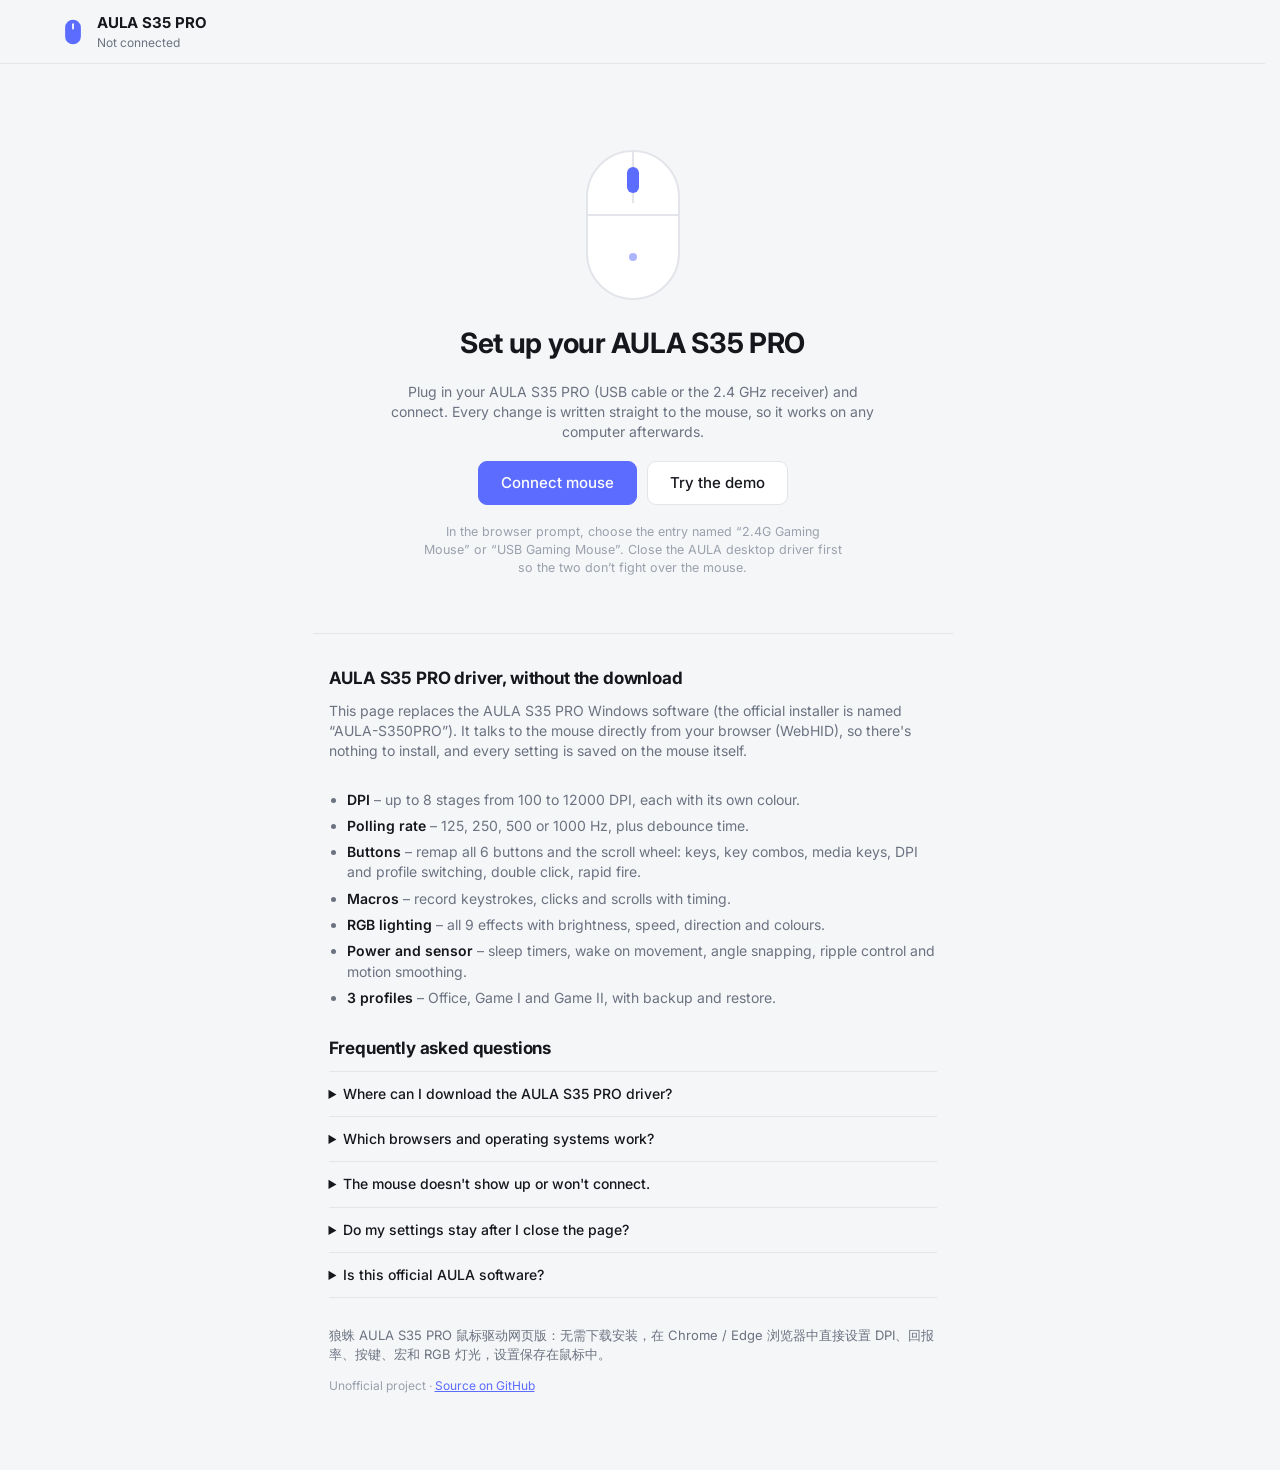
<file: index.html>
<!doctype html>
<html lang="en">
<head>
  <meta charset="utf-8">
  <meta name="viewport" content="width=device-width, initial-scale=1">
  <title>AULA S35 PRO Driver Online – DPI, RGB &amp; Macros (Unofficial)</title>
  <meta name="description" content="Set up the AULA S35 PRO gaming mouse in your browser, no download needed. Change DPI, polling rate, buttons, macros and RGB lighting over the 2.4G receiver or USB cable.">
  <meta name="keywords" content="AULA S35 PRO driver, AULA S35 PRO software, AULA S35 PRO macro, AULA S350 PRO driver, AULA-S350PRO, AULA mouse driver, 狼蛛 S35 PRO 驱动, WebHID mouse software">
  <link rel="canonical" href="https://sahajjain01.github.io/aula-s35pro-web/">
  <meta name="robots" content="index, follow">
  <meta name="theme-color" content="#5b6cff">
  <meta property="og:type" content="website">
  <meta property="og:site_name" content="AULA S35 PRO Web Driver">
  <meta property="og:title" content="AULA S35 PRO Driver Online – no download needed">
  <meta property="og:description" content="Change DPI, polling rate, buttons, macros and RGB lighting of the AULA S35 PRO right in Chrome or Edge.">
  <meta property="og:url" content="https://sahajjain01.github.io/aula-s35pro-web/">
  <meta property="og:image" content="https://sahajjain01.github.io/aula-s35pro-web/og-image.png">
  <meta property="og:image:width" content="1200">
  <meta property="og:image:height" content="630">
  <meta name="twitter:card" content="summary_large_image">
  <meta name="twitter:title" content="AULA S35 PRO Driver Online – no download needed">
  <meta name="twitter:description" content="Change DPI, polling rate, buttons, macros and RGB lighting of the AULA S35 PRO right in Chrome or Edge.">
  <meta name="twitter:image" content="https://sahajjain01.github.io/aula-s35pro-web/og-image.png">
  <script type="application/ld+json">
  {
    "@context": "https://schema.org",
    "@graph": [
      {
        "@type": "SoftwareApplication",
        "name": "AULA S35 PRO Web Driver",
        "alternateName": ["AULA S35 PRO software", "AULA S350 PRO driver", "狼蛛 S35 PRO 驱动"],
        "url": "https://sahajjain01.github.io/aula-s35pro-web/",
        "applicationCategory": "UtilitiesApplication",
        "operatingSystem": "Windows, macOS, Linux, ChromeOS (Chrome, Edge or Opera)",
        "description": "Unofficial browser-based configuration tool for the AULA S35 PRO gaming mouse: DPI stages, polling rate, button remapping, macros, RGB lighting and power settings.",
        "offers": { "@type": "Offer", "price": "0", "priceCurrency": "USD" },
        "image": "https://sahajjain01.github.io/aula-s35pro-web/og-image.png"
      },
      {
        "@type": "FAQPage",
        "mainEntity": [
          { "@type": "Question", "name": "Where can I download the AULA S35 PRO driver?",
            "acceptedAnswer": { "@type": "Answer", "text": "You don't need to download anything. Open this page in Chrome, Edge or Opera, plug in the mouse or its 2.4G receiver, click Connect mouse and change your settings. They are saved on the mouse itself." } },
          { "@type": "Question", "name": "Which browsers and operating systems work?",
            "acceptedAnswer": { "@type": "Answer", "text": "Any desktop browser with WebHID: Chrome, Edge or Opera on Windows, macOS, Linux or ChromeOS. Firefox and Safari don't support WebHID." } },
          { "@type": "Question", "name": "Is this the official AULA software?",
            "acceptedAnswer": { "@type": "Answer", "text": "No. It is an independent, open-source tool that speaks the same protocol as the official Windows driver. It is not affiliated with AULA." } },
          { "@type": "Question", "name": "Do my settings stay after I close the page?",
            "acceptedAnswer": { "@type": "Answer", "text": "Yes. Every change is written to the mouse's own memory, so it keeps working on any computer without this page or any driver." } }
        ]
      }
    ]
  }
  </script>
  <link rel="icon" href="data:image/svg+xml,%3Csvg xmlns='http://www.w3.org/2000/svg' viewBox='0 0 32 32'%3E%3Crect x='7' y='2' width='18' height='28' rx='9' fill='%235b6cff'/%3E%3Crect x='15' y='6' width='2' height='7' rx='1' fill='white'/%3E%3C/svg%3E">
  <link rel="preconnect" href="https://fonts.googleapis.com">
  <link rel="preconnect" href="https://fonts.gstatic.com" crossorigin>
  <link href="https://fonts.googleapis.com/css2?family=Inter:wght@400;500;600;700&display=swap" rel="stylesheet">
  <link rel="stylesheet" href="css/styles.css">
</head>
<body>
  <header class="topbar">
    <div class="brand">
      <svg viewBox="0 0 32 32" aria-hidden="true"><rect x="7" y="2" width="18" height="28" rx="9" /><rect class="wheel" x="15" y="6" width="2" height="7" rx="1" /></svg>
      <div>
        <div class="brand-name">AULA S35 PRO</div>
        <div class="brand-sub" id="device-sub">Not connected</div>
      </div>
    </div>
    <div class="profiles" id="profiles" hidden></div>
    <div class="top-actions">
      <span class="save-state" id="save-state"></span>
      <button class="btn ghost" id="btn-disconnect" hidden>Disconnect</button>
    </div>
  </header>

  <main id="app"></main>

  <section class="about" id="about">
    <h2>AULA S35 PRO driver, without the download</h2>
    <p>This page replaces the AULA S35 PRO Windows software (the official installer is named “AULA-S350PRO”).
      It talks to the mouse directly from your browser (WebHID), so there's nothing to install, and every setting is
      saved on the mouse itself.</p>
    <ul class="about-list">
      <li><b>DPI</b> – up to 8 stages from 100 to 12000 DPI, each with its own colour.</li>
      <li><b>Polling rate</b> – 125, 250, 500 or 1000 Hz, plus debounce time.</li>
      <li><b>Buttons</b> – remap all 6 buttons and the scroll wheel: keys, key combos, media keys, DPI and profile switching, double click, rapid fire.</li>
      <li><b>Macros</b> – record keystrokes, clicks and scrolls with timing.</li>
      <li><b>RGB lighting</b> – all 9 effects with brightness, speed, direction and colours.</li>
      <li><b>Power and sensor</b> – sleep timers, wake on movement, angle snapping, ripple control and motion smoothing.</li>
      <li><b>3 profiles</b> – Office, Game I and Game II, with backup and restore.</li>
    </ul>

    <h2>Frequently asked questions</h2>
    <details>
      <summary>Where can I download the AULA S35 PRO driver?</summary>
      <p>You don't need to. Open this page in Chrome, Edge or Opera, plug in the mouse (USB cable or 2.4G receiver),
        click <b>Connect mouse</b> and choose “2.4G Gaming Mouse” or “USB Gaming Mouse”.</p>
    </details>
    <details>
      <summary>Which browsers and operating systems work?</summary>
      <p>Any desktop browser with WebHID: Chrome, Edge or Opera on Windows, macOS, Linux or ChromeOS.
        Firefox and Safari don't support it.</p>
    </details>
    <details>
      <summary>The mouse doesn't show up or won't connect.</summary>
      <p>Close the official AULA software first. On the 2.4G receiver, click a mouse button to wake it, then connect again.
        On Linux you may need a udev rule that gives your user access to hidraw devices.</p>
    </details>
    <details>
      <summary>Do my settings stay after I close the page?</summary>
      <p>Yes. Changes are written to the mouse's memory, so they work on any computer without this page.</p>
    </details>
    <details>
      <summary>Is this official AULA software?</summary>
      <p>No. It's an independent, <a href="https://github.com/SahajJain01/aula-s35pro-web">open-source</a> tool that uses the
        same protocol as the official Windows driver. It is not affiliated with or endorsed by AULA.</p>
    </details>

    <p class="about-zh" lang="zh-CN">狼蛛 AULA S35 PRO 鼠标驱动网页版：无需下载安装，在 Chrome / Edge 浏览器中直接设置 DPI、回报率、按键、宏和 RGB 灯光，设置保存在鼠标中。</p>
    <p class="about-foot">Unofficial project · <a href="https://github.com/SahajJain01/aula-s35pro-web">Source on GitHub</a></p>
  </section>

  <div class="toast-host" id="toasts" aria-live="polite"></div>
  <div class="modal-host" id="modal"></div>

  <script type="module" src="js/app.js"></script>
</body>
</html>
</file>
<file: css/styles.css>
:root {
  --bg: #f5f6f8;
  --surface: #ffffff;
  --surface-2: #f0f1f4;
  --border: #e3e5ea;
  --text: #15171c;
  --muted: #6b7280;
  --faint: #9aa1ad;
  --accent: #5b6cff;
  --accent-soft: #eceeff;
  --accent-text: #ffffff;
  --danger: #e5484d;
  --ok: #22a06b;
  --warn: #c98a00;
  --shadow: 0 1px 2px rgba(16, 24, 40, .05), 0 1px 3px rgba(16, 24, 40, .06);
  --shadow-lg: 0 20px 40px -12px rgba(16, 24, 40, .25);
  --radius: 14px;
  --radius-sm: 9px;
  color-scheme: light;
}
@media (prefers-color-scheme: dark) {
  :root:not([data-theme="light"]) {
    --bg: #0e0f12;
    --surface: #17191e;
    --surface-2: #1f2228;
    --border: #2a2e36;
    --text: #eceef2;
    --muted: #9aa1ad;
    --faint: #6b7280;
    --accent: #7b88ff;
    --accent-soft: #252a4d;
    --accent-text: #0e0f12;
    --shadow: none;
    --shadow-lg: 0 20px 40px -12px rgba(0, 0, 0, .6);
    color-scheme: dark;
  }
}
:root[data-theme="dark"] {
  --bg: #0e0f12; --surface: #17191e; --surface-2: #1f2228; --border: #2a2e36; --text: #eceef2;
  --muted: #9aa1ad; --faint: #6b7280; --accent: #7b88ff; --accent-soft: #252a4d; --accent-text: #0e0f12;
  --shadow: none; --shadow-lg: 0 20px 40px -12px rgba(0, 0, 0, .6); color-scheme: dark;
}

* { box-sizing: border-box; }
html, body { margin: 0; }
/* Reserve the scrollbar's space so the layout doesn't jump when a page becomes scrollable. */
html { scrollbar-gutter: stable; overflow-y: auto; }
body {
  background: var(--bg);
  color: var(--text);
  font: 14px/1.45 Inter, ui-sans-serif, system-ui, -apple-system, "Segoe UI", sans-serif;
  -webkit-font-smoothing: antialiased;
  min-height: 100vh;
}
button, input, select { font: inherit; color: inherit; }
h1, h2, h3 { margin: 0; letter-spacing: -.01em; }
[hidden] { display: none !important; }

/* ---------- top bar ---------- */
.topbar {
  position: sticky; top: 0; z-index: 10;
  display: flex; align-items: center; gap: 16px;
  padding: 12px max(16px, calc((100% - 1180px) / 2 + 16px));
  background: color-mix(in srgb, var(--bg) 85%, transparent);
  backdrop-filter: blur(12px);
  border-bottom: 1px solid var(--border);
}
.brand { display: flex; align-items: center; gap: 10px; min-width: 0; }
.brand svg { width: 28px; height: 28px; flex: none; }
.brand svg rect { fill: var(--accent); }
.brand svg .wheel { fill: var(--surface); }
.brand-name { font-weight: 700; font-size: 15px; }
.brand-sub { color: var(--muted); font-size: 12px; white-space: nowrap; overflow: hidden; text-overflow: ellipsis; }
.top-actions { margin-left: auto; display: flex; align-items: center; gap: 10px; }
.save-state { color: var(--muted); font-size: 12px; display: flex; align-items: center; gap: 6px; }
.save-state::before { content: ""; width: 7px; height: 7px; border-radius: 50%; background: var(--ok); opacity: 0; transition: opacity .2s; }
.save-state.busy::before { background: var(--warn); opacity: 1; }
.save-state.ok::before { opacity: 1; }

/* ---------- controls ---------- */
.btn {
  display: inline-flex; align-items: center; justify-content: center; gap: 8px;
  height: 36px; padding: 0 14px; border-radius: var(--radius-sm);
  border: 1px solid var(--border); background: var(--surface); cursor: pointer;
  font-weight: 500; white-space: nowrap; transition: background .15s, border-color .15s, transform .05s;
}
.btn:hover { background: var(--surface-2); }
.btn:active { transform: translateY(1px); }
.btn.primary { background: var(--accent); border-color: var(--accent); color: var(--accent-text); }
.btn.primary:hover { filter: brightness(1.05); }
.btn.ghost { background: transparent; border-color: transparent; color: var(--muted); }
.btn.ghost:hover { color: var(--text); background: var(--surface-2); }
.btn.danger { color: var(--danger); }
.btn.lg { height: 44px; padding: 0 22px; font-size: 15px; }
.btn.sm { height: 30px; padding: 0 10px; font-size: 13px; }
.btn:disabled { opacity: .5; cursor: default; }
.icon-btn { width: 30px; height: 30px; padding: 0; border-radius: 8px; border: 0; background: transparent; color: var(--muted); cursor: pointer; display: inline-grid; place-items: center; }
.icon-btn:hover { background: var(--surface-2); color: var(--text); }

.seg {
  display: inline-flex; padding: 3px; gap: 2px; border-radius: 11px;
  background: var(--surface-2); border: 1px solid var(--border);
}
.seg button {
  border: 0; background: transparent; height: 30px; padding: 0 12px; border-radius: 8px;
  color: var(--muted); font-weight: 500; cursor: pointer; white-space: nowrap;
}
.seg button:hover { color: var(--text); }
.seg button.on { background: var(--surface); color: var(--text); box-shadow: var(--shadow); }
:root[data-theme="dark"] .seg button.on, .seg button.on { outline: 1px solid var(--border); }

.switch { position: relative; width: 38px; height: 22px; flex: none; }
.switch input { position: absolute; inset: 0; opacity: 0; margin: 0; cursor: pointer; z-index: 1; }
.switch span { position: absolute; inset: 0; border-radius: 22px; background: var(--border); transition: background .15s; }
.switch span::after { content: ""; position: absolute; top: 3px; left: 3px; width: 16px; height: 16px; border-radius: 50%; background: #fff; transition: transform .15s; box-shadow: 0 1px 2px rgba(0,0,0,.2); }
.switch input:checked + span { background: var(--accent); }
.switch input:checked + span::after { transform: translateX(16px); }
.switch input:focus-visible + span { outline: 2px solid var(--accent); outline-offset: 2px; }

input[type="range"] { width: 100%; accent-color: var(--accent); height: 22px; margin: 0; }
input[type="number"], input[type="text"], select {
  height: 36px; padding: 0 10px; border-radius: var(--radius-sm); border: 1px solid var(--border);
  background: var(--surface); min-width: 0;
}
input:focus-visible, select:focus-visible, button:focus-visible { outline: 2px solid var(--accent); outline-offset: 1px; }

.swatch { position: relative; width: 32px; height: 32px; border-radius: 9px; border: 1px solid var(--border); overflow: hidden; flex: none; cursor: pointer; }
.swatch input { position: absolute; inset: -8px; width: calc(100% + 16px); height: calc(100% + 16px); border: 0; padding: 0; cursor: pointer; }
.swatch.off { opacity: .35; }

/* ---------- layout ---------- */
.shell {
  display: grid; grid-template-columns: 200px 1fr; gap: 24px;
  max-width: 1180px; margin: 0 auto; padding: 24px 16px 64px;
}
.nav { position: sticky; top: 84px; align-self: start; display: flex; flex-direction: column; gap: 2px; }
.nav button {
  display: flex; align-items: center; gap: 10px; height: 38px; padding: 0 12px; border-radius: 10px;
  border: 0; background: transparent; color: var(--muted); font-weight: 500; cursor: pointer; text-align: left;
}
.nav button svg { width: 18px; height: 18px; flex: none; }
.nav button:hover { color: var(--text); background: var(--surface-2); }
.nav button.on { color: var(--text); background: var(--surface); box-shadow: var(--shadow); outline: 1px solid var(--border); }
.nav .live { margin-top: 18px; padding: 12px; border-radius: 12px; border: 1px dashed var(--border); color: var(--muted); font-size: 12px; display: grid; gap: 6px; }
.nav .live b { color: var(--text); font-weight: 600; }

.page { display: grid; gap: 16px; min-width: 0; }
.page-head { display: flex; align-items: flex-end; justify-content: space-between; gap: 12px; flex-wrap: wrap; }
.page-head h1 { font-size: 22px; font-weight: 700; }
.page-head p { margin: 4px 0 0; color: var(--muted); }
.card { background: var(--surface); border: 1px solid var(--border); border-radius: var(--radius); box-shadow: var(--shadow); padding: 18px; min-width: 0; }
.card h2 { font-size: 14px; font-weight: 600; margin-bottom: 4px; }
.card .hint { color: var(--muted); font-size: 13px; margin: 0 0 12px; }
.grid-2 { display: grid; grid-template-columns: 1fr 1fr; gap: 16px; }
.row { display: flex; align-items: center; gap: 12px; }
.setting { display: flex; align-items: center; justify-content: space-between; gap: 16px; padding: 12px 0; border-top: 1px solid var(--border); }
.setting:first-of-type { border-top: 0; }
.setting .label { min-width: 0; }
.setting .label b { display: block; font-weight: 500; }
.setting .label span { color: var(--muted); font-size: 12.5px; }
.slider-row { display: grid; grid-template-columns: 1fr 64px; align-items: center; gap: 12px; width: min(320px, 50vw); }
.slider-row output { text-align: right; font-variant-numeric: tabular-nums; color: var(--muted); }

/* ---------- connect screen ---------- */
.connect { max-width: 520px; margin: 9vh auto 0; padding: 0 16px; text-align: center; display: grid; gap: 18px; justify-items: center; }
.connect .hero { width: 120px; height: 160px; }
.connect h1 { font-size: 28px; font-weight: 700; }
.connect p { color: var(--muted); margin: 0; }
.connect .actions { display: flex; gap: 10px; flex-wrap: wrap; justify-content: center; }
.connect .note { font-size: 12.5px; color: var(--faint); max-width: 420px; }
.alert { padding: 12px 14px; border-radius: 12px; background: color-mix(in srgb, var(--warn) 12%, var(--surface)); border: 1px solid color-mix(in srgb, var(--warn) 35%, var(--border)); color: var(--text); font-size: 13px; text-align: left; }
.alert.err { background: color-mix(in srgb, var(--danger) 10%, var(--surface)); border-color: color-mix(in srgb, var(--danger) 35%, var(--border)); }
.progress { width: 240px; height: 4px; border-radius: 4px; background: var(--surface-2); overflow: hidden; }
.progress i { display: block; height: 100%; background: var(--accent); width: 0; transition: width .2s; }

/* ---------- buttons page ---------- */
/* Both cards stretch to the same height; the figure and the list centre within them. */
.buttons-layout { display: grid; grid-template-columns: 300px 1fr; gap: 16px; align-items: stretch; }
.buttons-layout > .card:first-child { display: grid; place-items: center; }
.mouse-figure { display: grid; place-items: center; padding: 8px 0; width: 100%; }
.mouse-figure svg { width: 100%; max-width: 260px; height: auto; }
.mouse-figure .body { fill: var(--surface-2); stroke: var(--border); stroke-width: 2; }
.mouse-figure .part { fill: var(--surface); stroke: var(--border); stroke-width: 2; cursor: pointer; transition: fill .15s; }
.mouse-figure .part:hover, .mouse-figure .part.hl { fill: var(--accent-soft); stroke: var(--accent); }
.mouse-figure .part.pressed { fill: var(--accent); stroke: var(--accent); }
.mouse-figure .tag { fill: var(--muted); font-size: 12px; font-weight: 600; pointer-events: none; }
.bind-list { display: grid; gap: 0; padding: 6px 12px 6px 18px; align-content: center; }
.bind { display: grid; grid-template-columns: 1fr 30px; align-items: center; gap: 6px; border-top: 1px solid var(--border); }
.bind:first-child { border-top: 0; }
.bind-main {
  display: grid; grid-template-columns: 26px 1fr auto 18px; align-items: center; gap: 12px;
  padding: 12px 0; border: 0; background: transparent; cursor: pointer; text-align: left; min-width: 0;
}
.bind-main:hover .bind-value { color: var(--accent); }
.bind-reset:disabled { opacity: 0; pointer-events: none; }
.page-head .btn svg, .modal-foot .btn svg { flex: none; }
.bind .num { width: 26px; height: 26px; border-radius: 8px; display: grid; place-items: center; background: var(--surface-2); color: var(--muted); font-size: 12px; font-weight: 600; }
.bind.hl .num, .bind.pressed .num { background: var(--accent); color: var(--accent-text); }
.bind-name { font-weight: 500; }
.bind-value { color: var(--muted); text-align: right; transition: color .15s; }
.bind-value small { display: block; font-size: 11.5px; color: var(--faint); }
.chev { color: var(--faint); }

/* ---------- picker modal ---------- */
.modal-host:empty { display: none; }
.modal-host { position: fixed; inset: 0; z-index: 50; display: grid; place-items: center; padding: 16px; background: rgba(10, 12, 16, .45); animation: fade .15s; }
.modal { width: min(720px, 100%); max-height: min(640px, calc(100vh - 32px)); display: grid; grid-template-rows: auto 1fr auto; background: var(--surface); border-radius: 18px; border: 1px solid var(--border); box-shadow: var(--shadow-lg); overflow: hidden; animation: pop .18s; }
.modal-head { display: flex; align-items: center; gap: 12px; padding: 16px 18px; border-bottom: 1px solid var(--border); }
.modal-head h3 { font-size: 16px; }
.modal-head .icon-btn { margin-left: auto; }
.modal-body { display: grid; grid-template-columns: 170px 1fr; min-height: 0; }
.modal-foot { display: flex; justify-content: flex-end; gap: 8px; padding: 12px 18px; border-top: 1px solid var(--border); }
.cats { border-right: 1px solid var(--border); padding: 10px; display: flex; flex-direction: column; gap: 2px; overflow: auto; }
.cats button { text-align: left; height: 34px; padding: 0 10px; border: 0; border-radius: 8px; background: transparent; color: var(--muted); cursor: pointer; font-weight: 500; }
.cats button:hover { background: var(--surface-2); color: var(--text); }
.cats button.on { background: var(--accent-soft); color: var(--accent); }
.choices { padding: 14px; overflow: auto; display: grid; gap: 8px; align-content: start; grid-template-columns: repeat(auto-fill, minmax(150px, 1fr)); }
.choices .full { grid-column: 1 / -1; }
.choice { min-height: 44px; padding: 8px 12px; border-radius: 10px; border: 1px solid var(--border); background: var(--surface); cursor: pointer; text-align: left; font-weight: 500; }
.choice:hover { border-color: var(--accent); }
.choice.on { border-color: var(--accent); background: var(--accent-soft); color: var(--accent); }
.keycap-capture { grid-column: 1 / -1; display: grid; place-items: center; gap: 6px; min-height: 120px; border: 1.5px dashed var(--border); border-radius: 12px; color: var(--muted); cursor: pointer; text-align: center; padding: 12px; }
.keycap-capture:focus { outline: none; border-color: var(--accent); color: var(--text); background: var(--accent-soft); }
.keycap-capture .combo { font-size: 20px; font-weight: 600; color: var(--text); }
.kbd { display: inline-block; padding: 2px 8px; border-radius: 6px; border: 1px solid var(--border); border-bottom-width: 2px; background: var(--surface-2); font-size: 12px; font-weight: 600; color: var(--text); }

/* ---------- DPI page ---------- */
.stages { display: grid; grid-template-columns: repeat(8, minmax(0, 1fr)); gap: 8px; }
.stage {
  position: relative; display: grid; gap: 6px; justify-items: center; padding: 14px 6px 12px; border-radius: 12px;
  border: 1px solid var(--border); background: var(--surface); cursor: pointer; transition: border-color .15s, opacity .15s;
}
.stage:hover { border-color: var(--faint); }
.stage.sel { border-color: var(--accent); box-shadow: 0 0 0 3px var(--accent-soft); }
.stage.off { opacity: .45; }
.stage .dot { width: 12px; height: 12px; border-radius: 50%; box-shadow: 0 0 0 3px color-mix(in srgb, currentColor 18%, transparent); }
.stage .val { font-size: 15px; font-weight: 700; font-variant-numeric: tabular-nums; }
.stage .idx { font-size: 11px; color: var(--muted); }
.stage .active-badge { position: absolute; top: -8px; left: 50%; transform: translateX(-50%); font-size: 10px; font-weight: 600; padding: 1px 7px; border-radius: 20px; background: var(--accent); color: var(--accent-text); }
.dpi-editor { display: grid; grid-template-columns: 1fr auto; gap: 18px 24px; align-items: center; }
.dpi-big { font-size: 40px; font-weight: 700; letter-spacing: -.02em; font-variant-numeric: tabular-nums; display: flex; align-items: baseline; gap: 8px; }
.dpi-big small { font-size: 14px; color: var(--muted); font-weight: 500; }
.dpi-editor .controls { display: flex; align-items: center; gap: 10px; flex-wrap: wrap; justify-content: flex-end; }
.dpi-editor .range { grid-column: 1 / -1; display: grid; gap: 4px; }
.dpi-editor .ticks { display: flex; justify-content: space-between; color: var(--faint); font-size: 11px; }
.presets { display: flex; gap: 6px; flex-wrap: wrap; }

/* ---------- lighting ---------- */
.modes { display: grid; grid-template-columns: repeat(auto-fill, minmax(120px, 1fr)); gap: 10px; }
.mode { display: grid; gap: 10px; padding: 10px; border-radius: 12px; border: 1px solid var(--border); background: var(--surface); cursor: pointer; text-align: left; font-weight: 500; }
.mode:hover { border-color: var(--faint); }
.mode.on { border-color: var(--accent); box-shadow: 0 0 0 3px var(--accent-soft); }
.mode .pv { height: 46px; border-radius: 8px; background: var(--surface-2); overflow: hidden; position: relative; }
.pv.constant { background: var(--c0, #ff05b8); }
.pv.flow { background: linear-gradient(90deg, #ff3b30, #ff9500, #ffcc00, #34c759, #00c7be, #5856d6, #ff2d55, #ff3b30); background-size: 200% 100%; animation: flow 3s linear infinite; }
.pv.mono { background: linear-gradient(90deg, transparent, var(--c0, #5b6cff), transparent); background-size: 200% 100%; animation: flow 2.4s linear infinite; }
.pv.dpibreath { background: var(--accent); animation: breath 2.4s ease-in-out infinite; }
.pv.breath { animation: cycle 6s linear infinite, breath 2s ease-in-out infinite; }
.pv.enraptured { background: conic-gradient(from 0deg, #ff3b30, #ffcc00, #34c759, #00c7be, #5856d6, #ff2d55, #ff3b30); animation: spin 4s linear infinite; }
.pv.neon { animation: cycle 4s linear infinite; }
.pv.ambi { background: linear-gradient(90deg, #ff9500, #ff2d55, #5856d6); background-size: 300% 100%; animation: flow 6s ease-in-out infinite alternate; }
.pv.off { background: repeating-linear-gradient(45deg, var(--surface-2), var(--surface-2) 6px, var(--surface) 6px, var(--surface) 12px); }
@keyframes flow { to { background-position: -200% 0; } }
@keyframes breath { 0%, 100% { opacity: .25; } 50% { opacity: 1; } }
@keyframes cycle { 0% { background: #ff3b30; } 25% { background: #34c759; } 50% { background: #00a3ff; } 75% { background: #ffcc00; } 100% { background: #ff3b30; } }
@keyframes spin { to { filter: hue-rotate(360deg); } }
@media (prefers-reduced-motion: reduce) { .pv { animation: none !important; } }
.colors { display: flex; gap: 10px; flex-wrap: wrap; }
.color-item { display: grid; gap: 6px; justify-items: center; }
.color-item label { font-size: 11px; color: var(--muted); display: flex; align-items: center; gap: 4px; cursor: pointer; }
.color-item input[type="checkbox"] { accent-color: var(--accent); margin: 0; }

/* ---------- macros ---------- */
.macro-layout { display: grid; grid-template-columns: 240px 1fr; gap: 16px; align-items: start; }
.macro-lib { padding: 10px; display: grid; gap: 4px; }
.macro-lib .item { display: flex; align-items: center; gap: 8px; height: 38px; padding: 0 10px; border-radius: 9px; border: 0; background: transparent; cursor: pointer; text-align: left; color: var(--text); }
.macro-lib .item:hover { background: var(--surface-2); }
.macro-lib .item.on { background: var(--accent-soft); color: var(--accent); font-weight: 500; }
.macro-lib .item span { flex: 1; overflow: hidden; text-overflow: ellipsis; white-space: nowrap; }
.macro-lib .empty { color: var(--muted); font-size: 13px; padding: 8px 10px; }
.events { display: grid; gap: 4px; max-height: 360px; overflow: auto; padding: 2px; }
.event { display: grid; grid-template-columns: 28px 1fr 120px 30px; align-items: center; gap: 10px; padding: 6px 8px; border-radius: 9px; background: var(--surface-2); }
.event .ico { width: 28px; height: 28px; border-radius: 7px; display: grid; place-items: center; background: var(--surface); font-size: 12px; font-weight: 700; color: var(--muted); }
.event.down .ico { color: var(--accent); }
.event .delay { display: flex; align-items: center; gap: 6px; color: var(--muted); font-size: 12px; }
.event .delay input { width: 72px; height: 30px; }
.toolbar { display: flex; gap: 8px; flex-wrap: wrap; align-items: center; }
.meter { display: flex; align-items: center; gap: 10px; color: var(--muted); font-size: 12px; }
.meter .bar { width: 120px; height: 4px; border-radius: 4px; background: var(--surface-2); overflow: hidden; }
.meter .bar i { display: block; height: 100%; background: var(--accent); }
.meter.over .bar i { background: var(--danger); }
.recording { animation: blink 1s infinite; }
@keyframes blink { 50% { opacity: .5; } }
.record-pad { border: 1.5px dashed var(--accent); border-radius: 12px; padding: 18px; text-align: center; color: var(--accent); background: var(--accent-soft); user-select: none; }

/* ---------- device page ---------- */
.info-grid { display: grid; grid-template-columns: repeat(auto-fill, minmax(180px, 1fr)); gap: 12px; }
.info { padding: 12px 14px; border-radius: 12px; background: var(--surface-2); }
.info span { display: block; color: var(--muted); font-size: 12px; }
.info b { font-weight: 600; font-variant-numeric: tabular-nums; }
details summary { cursor: pointer; font-weight: 600; }
.console { display: grid; gap: 10px; margin-top: 12px; }
.console .row input { width: 80px; }
.console pre { margin: 0; padding: 12px; border-radius: 10px; background: var(--surface-2); max-height: 220px; overflow: auto; font-size: 12px; }

/* ---------- about / FAQ (static, crawlable) ---------- */
.about { max-width: 640px; margin: 56px auto 0; padding: 32px 16px 64px; border-top: 1px solid var(--border); color: var(--muted); }
.about h2 { color: var(--text); font-size: 17px; margin: 0 0 10px; }
.about h2 + p, .about ul { margin: 0 0 28px; }
.about-list { padding-left: 18px; display: grid; gap: 6px; }
.about-list b { color: var(--text); font-weight: 600; }
.about details { border-bottom: 1px solid var(--border); padding: 12px 0; }
.about details:first-of-type { border-top: 1px solid var(--border); }
.about summary { color: var(--text); font-weight: 500; cursor: pointer; }
.about details p { margin: 8px 0 0; }
.about a { color: var(--accent); }
.about-zh { margin-top: 28px; font-size: 13px; }
.about-foot { font-size: 12px; color: var(--faint); }

/* ---------- toasts ---------- */
.toast-host { position: fixed; left: 50%; bottom: 20px; transform: translateX(-50%); z-index: 60; display: grid; gap: 8px; justify-items: center; pointer-events: none; }
.toast { padding: 10px 16px; border-radius: 12px; background: var(--text); color: var(--bg); font-weight: 500; box-shadow: var(--shadow-lg); animation: pop .2s; max-width: calc(100vw - 32px); }
.toast.err { background: var(--danger); color: #fff; }
@keyframes fade { from { opacity: 0; } }
@keyframes pop { from { opacity: 0; transform: translateY(6px) scale(.98); } }

/* ---------- responsive ---------- */
@media (max-width: 900px) {
  .shell { grid-template-columns: 1fr; padding-top: 12px; }
  .nav { position: static; flex-direction: row; overflow-x: auto; gap: 4px; padding-bottom: 4px; }
  .nav button { flex: none; }
  .nav .live { display: none; }
  .buttons-layout, .macro-layout, .grid-2 { grid-template-columns: 1fr; }
  .mouse-figure svg { max-width: 200px; }
  .stages { grid-template-columns: repeat(4, minmax(0, 1fr)); }
  .topbar { flex-wrap: wrap; }
  .profiles { order: 3; width: 100%; }
  .profiles .seg { width: 100%; }
  .profiles .seg button { flex: 1; }
}
@media (max-width: 600px) {
  .modal-body { grid-template-columns: 1fr; grid-template-rows: auto 1fr; }
  .cats { flex-direction: row; overflow-x: auto; border-right: 0; border-bottom: 1px solid var(--border); }
  .cats button { flex: none; }
  .setting { flex-direction: column; align-items: stretch; }
  .slider-row { width: 100%; }
  .dpi-editor { grid-template-columns: 1fr; }
  .dpi-editor .controls { justify-content: flex-start; }
  .event { grid-template-columns: 28px 1fr 96px 30px; }
  .event .delay input { width: 56px; }
}
</file>
